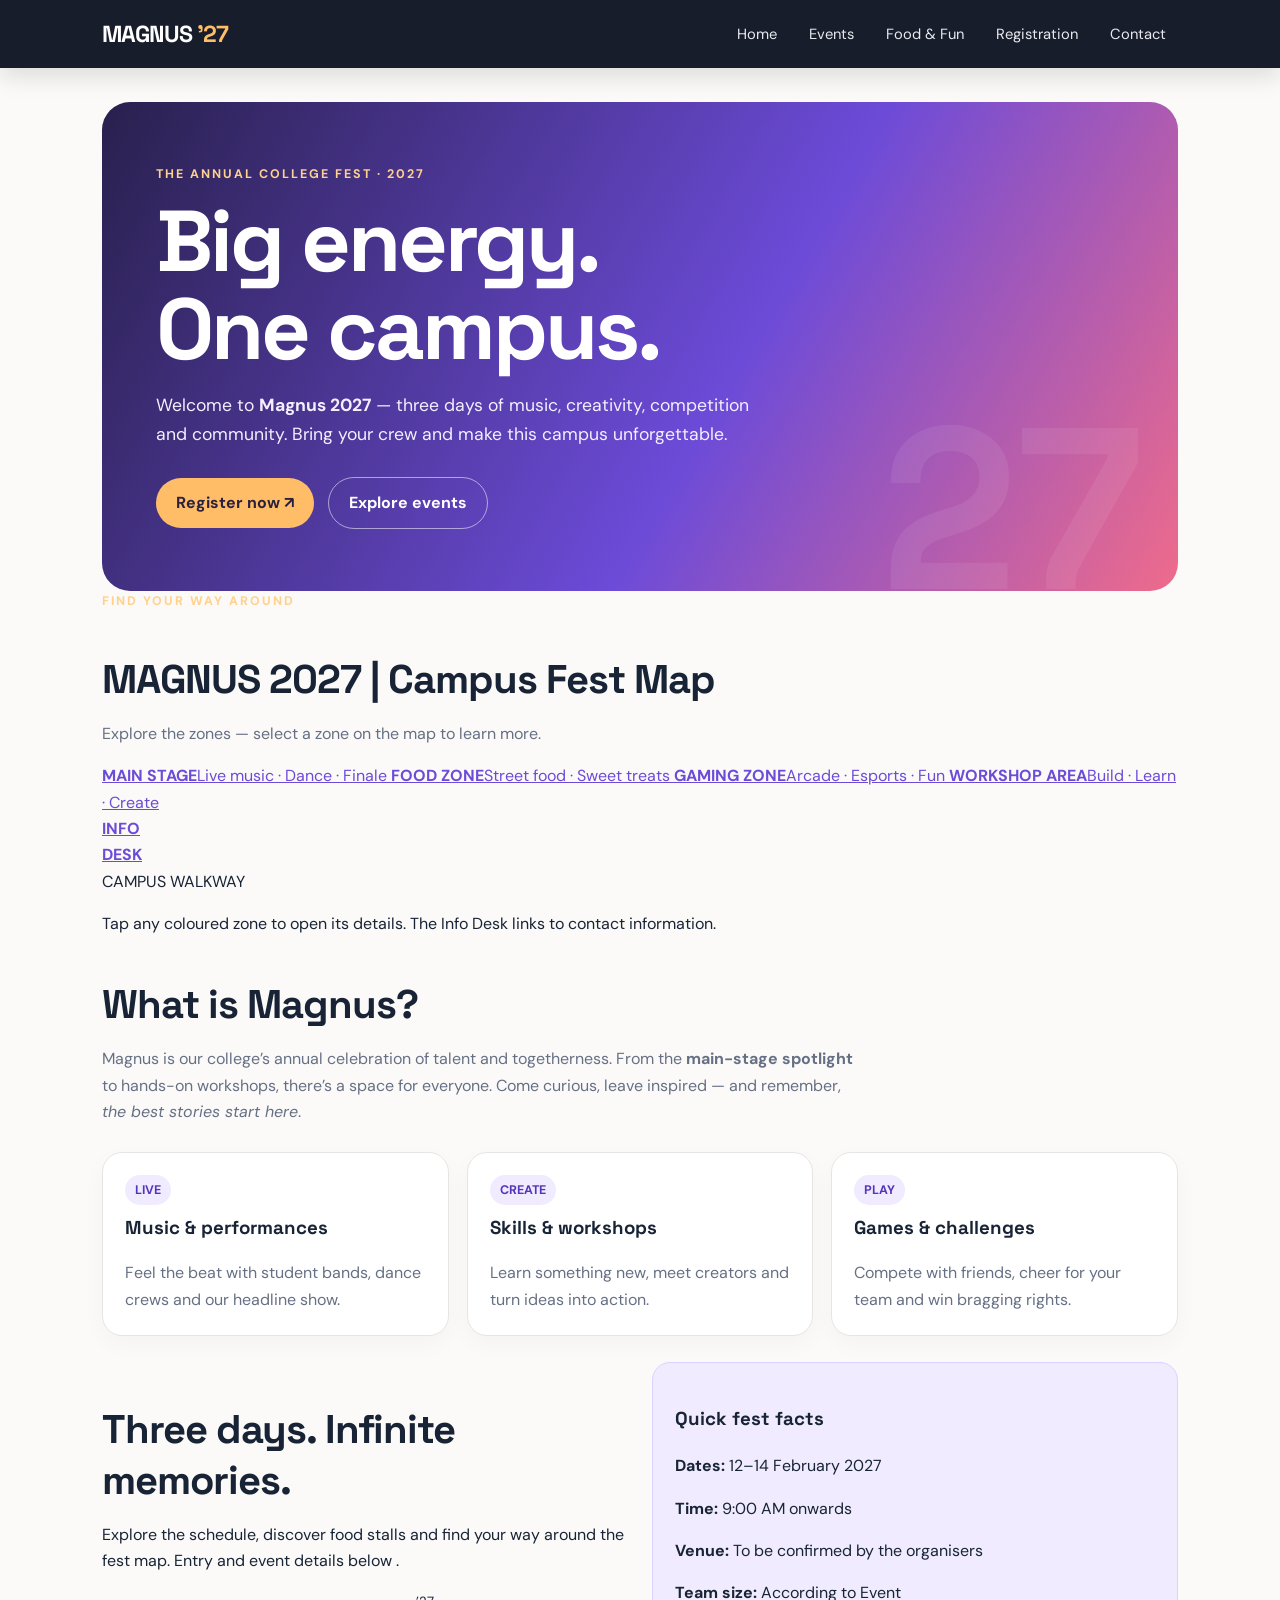
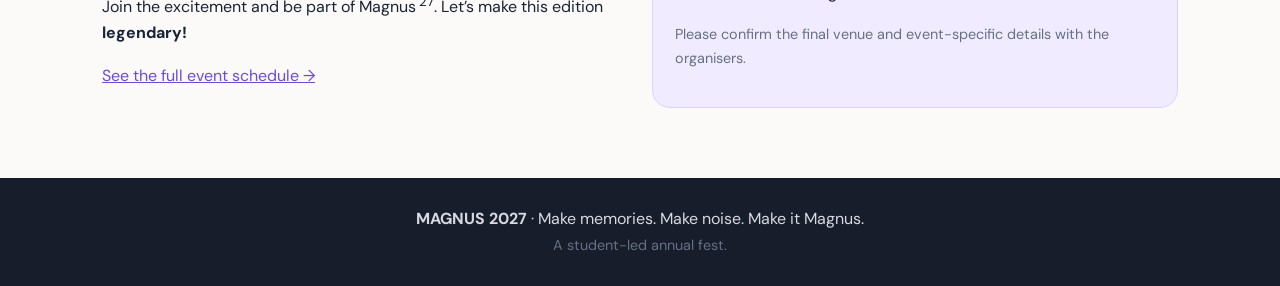
<file: index.html>
<!DOCTYPE html>
<html lang="en">
    <head><meta charset="UTF-8"><meta name="viewport" content="width=device-width, initial-scale=1.0">
        <meta name="description" content="Magnus 2027 — the annual college fest. Explore events, food, clubs and register.">
        <link rel="stylesheet" href="style.css"><title>Magnus 2027 | Home</title>
    </head>
    <body>
        <header>
            <div class="nav-wrap">
                <a class="brand" href="index.html">MAGNUS
                    <span>’27</span></a>
                    <nav class="nav" aria-label="Main navigation">
<a href="index.html">Home</a>
<a href="events.html">Events</a>
<a href="food-fun.html">Food &amp; Fun</a>
<a href="registration.html">Registration</a>
<a href="contact.html">Contact</a>
</nav></div></header>
<main>
<section class="hero">
    <div class="eyebrow">The annual college fest · 2027</div>
    <h1>Big energy.<br>One campus.</h1>
    <p>Welcome to <strong>Magnus 2027</strong> — three days of music, creativity, competition and community. Bring your crew and make this campus unforgettable.
    </p><a class="btn" href="registration.html">Register now ↗</a>
    <a class="btn secondary" href="events.html">Explore events</a></section>

<section class="map-section" aria-labelledby="campus-map-title">
  <div class="map-heading">
    <div>
      <div class="eyebrow">Find your way around</div>
      <h2 id="campus-map-title">MAGNUS 2027 | Campus Fest Map</h2>
      <p class="lead">Explore the zones — select a zone on the map to learn more.</p>
    </div>
  </div>
  <div class="campus-board" aria-label="Interactive Magnus campus fest map">
    <div class="map-lane map-lane-vertical" aria-hidden="true"></div>
    <div class="map-lane map-lane-horizontal" aria-hidden="true"></div>
    <div class="map-zones">
      <a class="map-zone zone-stage" href="food-fun.html#main-stage">
        <strong>MAIN STAGE</strong><span>Live music · Dance · Finale</span>
      </a>
      <a class="map-zone zone-food" href="food-fun.html#food-zone">
        <strong>FOOD ZONE</strong><span>Street food · Sweet treats</span>
      </a>
      <a class="map-zone zone-gaming" href="food-fun.html#gaming-zone">
        <strong>GAMING ZONE</strong><span>Arcade · Esports · Fun</span>
      </a>
      <a class="map-zone zone-workshop" href="food-fun.html#workshop-area">
        <strong>WORKSHOP AREA</strong><span>Build · Learn · Create</span>
      </a>
    </div>
    <a class="info-desk" href="contact.html" aria-label="Open contact and information desk">
      <strong>INFO<br>DESK</strong>
    </a>
    <div class="walkway-label" aria-hidden="true">CAMPUS WALKWAY</div>
  </div>
  <p class="map-hint">Tap any coloured zone to open its details. The Info Desk links to contact information.</p>
</section>

<section>
    <h2>What is Magnus?</h2>
    <p class="lead">Magnus is our college’s annual celebration of talent and togetherness. From the 
        <b>main-stage spotlight</b> to hands-on workshops, there’s a space for everyone. Come curious, leave inspired — and remember, 
        <i>the best stories start here</i>.</p>
<div class="grid"><article class="card"><span class="tag">LIVE</span>
    <h3>Music &amp; performances</h3>
    <p>Feel the beat with student bands, dance crews and our headline show.</p>
</article><article class="card"><span class="tag">CREATE</span>
    <h3>Skills &amp; workshops</h3>
    <p>Learn something new, meet creators and turn ideas into action.</p>
</article><article class="card"><span class="tag">PLAY</span>
    <h3>Games &amp; challenges</h3>
    <p>Compete with friends, cheer for your team and win bragging rights.</p>
</article></div></section>
<section class="two-col"><div>
    <h2>Three days. Infinite memories.</h2>
    <p>Explore the schedule, discover food stalls and find your way around the fest map. Entry and event details below .</p>
    <p>Join the excitement and be part of Magnus<sup>’27</sup>. Let’s make this edition <b>legendary!</b>
    </p><a href="events.html">See the full event schedule →</a></div>
    <div class="panel"><h3>Quick fest facts</h3><p>
        <b>Dates:</b> 12–14 February 2027</p>
        <p><b>Time:</b> 9:00 AM onwards</p>
        <p><b>Venue:</b> To be confirmed by the organisers</p>
        <p><b>Team size:</b> According to Event</p>
        <p class="small">Please confirm the final venue and event-specific details with the organisers.</p></div></section>
</main><footer><strong>MAGNUS 2027</strong> · Make memories. Make noise. Make it Magnus.<br>
    <span class="small">A student-led annual fest.</span>
</footer></body></html>
</file>
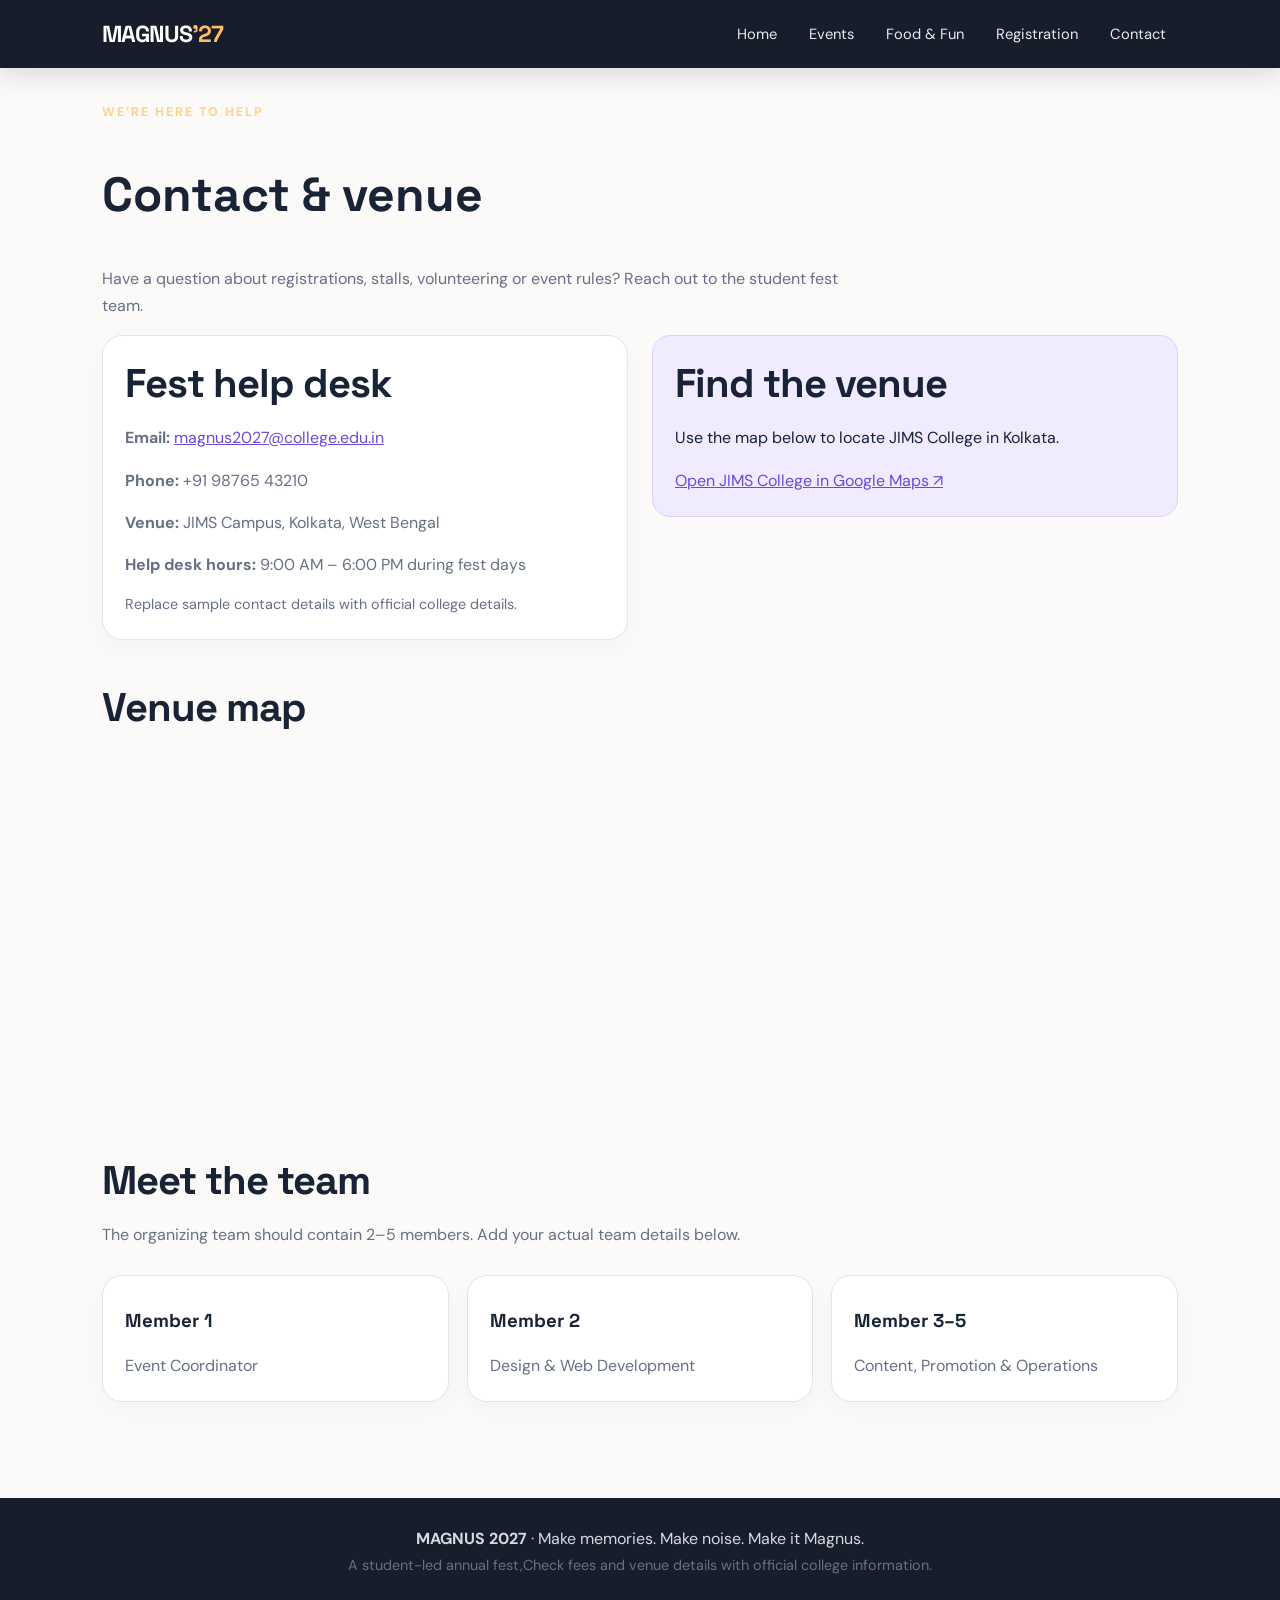
<file: contact.html>
<!DOCTYPE html>
<html lang="en"><head>
    <meta charset="UTF-8">
    <meta name="viewport" content="width=device-width, initial-scale=1.0">
    <meta name="description" content="Magnus 2027 — the annual college fest. Explore events, food, clubs and register.">
    <link rel="stylesheet" href="style.css">
    <title>Magnus 2027 | Contact</title>
</head>
<body>
    <header>
        <div class="nav-wrap">
            <a class="brand" href="index.html">MAGNUS<span>’27</span></a>
            <nav class="nav" aria-label="Main navigation">
                <a href="index.html">Home</a>
                <a href="events.html">Events</a>
                <a href="food-fun.html">Food &amp; Fun</a>
                <a href="registration.html">Registration</a>
                <a href="contact.html">Contact</a>
            </nav>
        </div>
    </header>
    <main>
        <div class="eyebrow">We’re here to help</div>
        <h1 style="font-family:'Space Grotesk';font-size:3rem">Contact &amp; venue</h1>
        <p class="lead">Have a question about registrations, stalls, volunteering or event rules? Reach out to the student fest team.</p>

        <div class="two-col">
            <section class="card">
                <h2 style="margin-top:0">Fest help desk</h2>
                <p><b>Email:</b> <a href="mailto:magnus2027@college.edu.in">magnus2027@college.edu.in</a></p>
                <p><b>Phone:</b> +91 98765 43210</p>
                <p><b>Venue:</b> JIMS Campus, Kolkata, West Bengal</p>
                <p><b>Help desk hours:</b> 9:00 AM – 6:00 PM during fest days</p>
                <p class="small">Replace sample contact details with official college details.</p>
            </section>

            <section class="panel">
                <h2 style="margin-top:0">Find the venue</h2>
                <p>Use the map below to locate JIMS College in Kolkata.</p>
                <a href="https://www.google.com/maps/search/?api=1&query=JIMS+College+Kolkata" target="_blank" rel="noopener">Open JIMS College in Google Maps ↗</a>
            </section>
        </div>
<h2>Venue map</h2><iframe class="map-frame" title="Map showing JIMS College in Kolkata" src="https://www.google.com/maps?q=JIMS%20College%20Kolkata&output=embed" loading="lazy" referrerpolicy="no-referrer-when-downgrade" allowfullscreen></iframe>
<h2>Meet the team</h2><p class="lead">The organizing team should contain 2–5 members. Add your actual team details below.</p>
<div class="grid"><article class="card">
    <h3>Member 1</h3><p>Event Coordinator</p>
</article><article class="card"><h3>Member 2</h3><p>Design &amp; Web Development</p>
</article><article class="card"><h3>Member 3–5</h3><p>Content, Promotion &amp; Operations</p></article>
</div>
</main><footer><strong>MAGNUS 2027</strong> · Make memories. Make noise. Make it Magnus.<br>
    <span class="small">A student-led annual fest,Check fees and venue details with official college information.</span></footer></body></html>
</file>
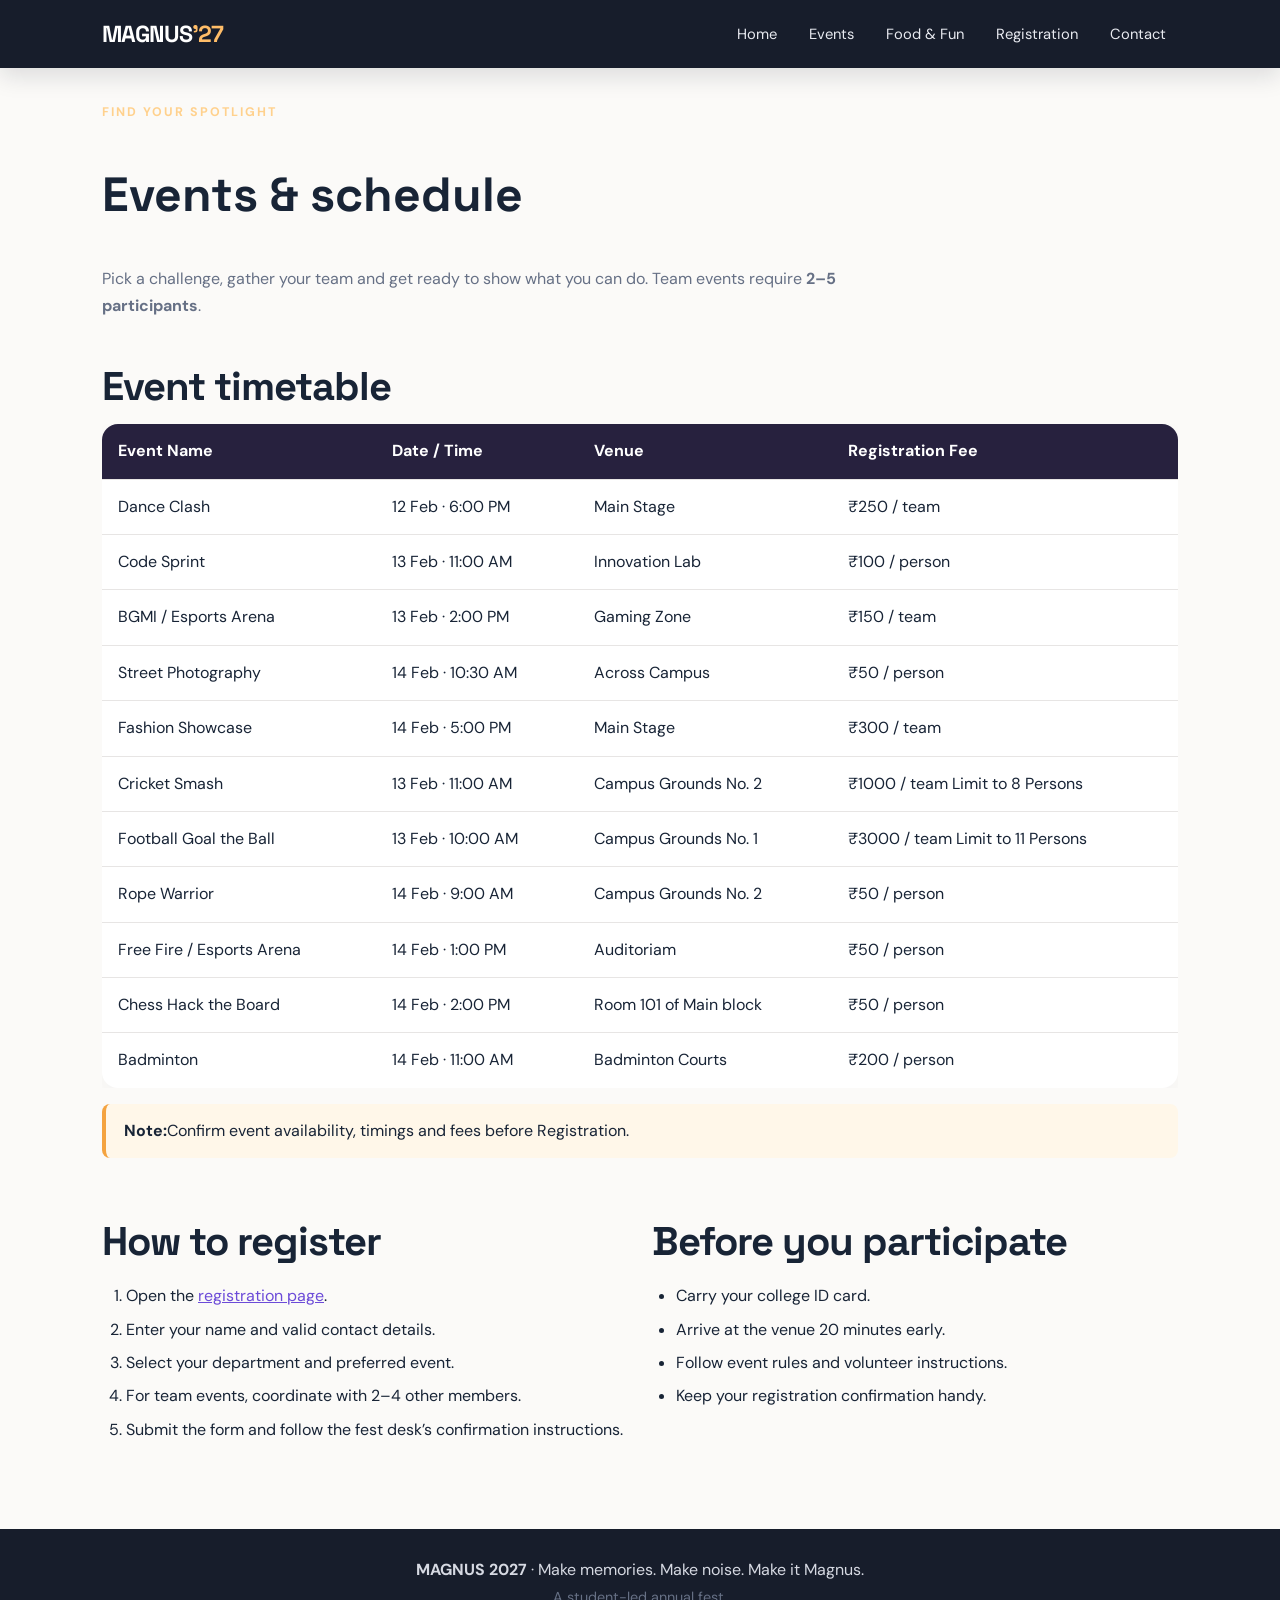
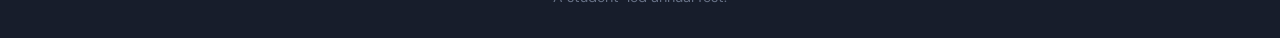
<file: events.html>
<!DOCTYPE html>
<html lang="en"><head><meta charset="UTF-8">
    <meta name="viewport" content="width=device-width, initial-scale=1.0">
    <meta name="description" content="Magnus 2027 — the annual college fest. Explore events, food, clubs and register.">
    <link rel="stylesheet" href="style.css">
    <title>Magnus 2027 | Events</title>
</head>
<body>
    <header>
        <div class="nav-wrap">
            <a class="brand" href="index.html">MAGNUS<span>’27</span></a>
            <nav class="nav" aria-label="Main navigation">
                <a href="index.html">Home</a>
                <a href="events.html">Events</a>
                <a href="food-fun.html">Food &amp; Fun</a>
                <a href="registration.html">Registration</a>
                <a href="contact.html">Contact</a>
            </nav>
        </div>
    </header>
    <main>
        <div class="eyebrow">Find your spotlight</div>
        <h1 style="font-family:'Space Grotesk';font-size:3rem">Events &amp; schedule</h1>
        <p class="lead">Pick a challenge, gather your team and get ready to show what you can do. Team events require <b>2–5 participants</b>.</p>

        <h2>Event timetable</h2>
        <div style="overflow-x:auto">
            <table>
                <thead>
                    <tr>
                        <th>Event Name</th>
                        <th>Date / Time</th>
                        <th>Venue</th>
                        <th>Registration Fee</th>
                    </tr>
                </thead>
                <tbody>
<tr><td>Dance Clash</td><td>12 Feb · 6:00 PM</td><td>Main Stage</td><td>₹250 / team</td></tr>
<tr><td>Code Sprint</td><td>13 Feb · 11:00 AM</td><td>Innovation Lab</td><td>₹100 / person</td></tr>
<tr><td>BGMI / Esports Arena</td><td>13 Feb · 2:00 PM</td><td>Gaming Zone</td><td>₹150 / team</td></tr>
<tr><td>Street Photography</td><td>14 Feb · 10:30 AM</td><td>Across Campus</td><td>₹50 / person</td></tr>
<tr><td>Fashion Showcase</td><td>14 Feb · 5:00 PM</td><td>Main Stage</td><td>₹300 / team</td></tr>
<tr><td>Cricket Smash</td><td>13 Feb · 11:00 AM</td><td>Campus Grounds No. 2</td><td>₹1000 / team Limit to 8 Persons</td></tr>
<tr><td>Football Goal the Ball</td><td>13 Feb · 10:00 AM</td><td>Campus Grounds No. 1</td><td>₹3000 / team Limit to 11 Persons</td></tr>
<tr><td>Rope Warrior</td><td>14 Feb · 9:00 AM</td><td>Campus Grounds No. 2</td><td>₹50 / person</td></tr>
<tr><td>Free Fire / Esports Arena</td><td>14 Feb · 1:00 PM</td><td>Auditoriam</td><td>₹50 / person</td></tr>
<tr><td>Chess Hack the Board</td><td>14 Feb · 2:00 PM</td><td>Room 101 of Main block</td><td>₹50 / person</td></tr>
<tr><td>Badminton</td><td>14 Feb · 11:00 AM</td><td>Badminton Courts</td><td>₹200 / person</td></tr>
</tbody></table></div>
<p class="notice">
    <b>Note:</b>Confirm event availability, timings and fees before Registration.</p>
<div class="two-col"><section><h2>How to register</h2><ol><li>Open the 
    <a href="registration.html">registration page</a>.
</li><li>Enter your name and valid contact details.</li>
<li>Select your department and preferred event.</li>
<li>For team events, coordinate with 2–4 other members.</li>
<li>Submit the form and follow the fest desk’s confirmation instructions.</li>
</ol></section><section><h2>Before you participate</h2><ul><li>Carry your college ID card.</li>
    <li>Arrive at the venue 20 minutes early.</li>
    <li>Follow event rules and volunteer instructions.</li>
    <li>Keep your registration confirmation handy.</li></ul></section></div>
</main><footer><strong>MAGNUS 2027</strong> · Make memories. Make noise. Make it Magnus.<br>
    <span class="small">A student-led annual fest.</span></footer></body></html>
</file>
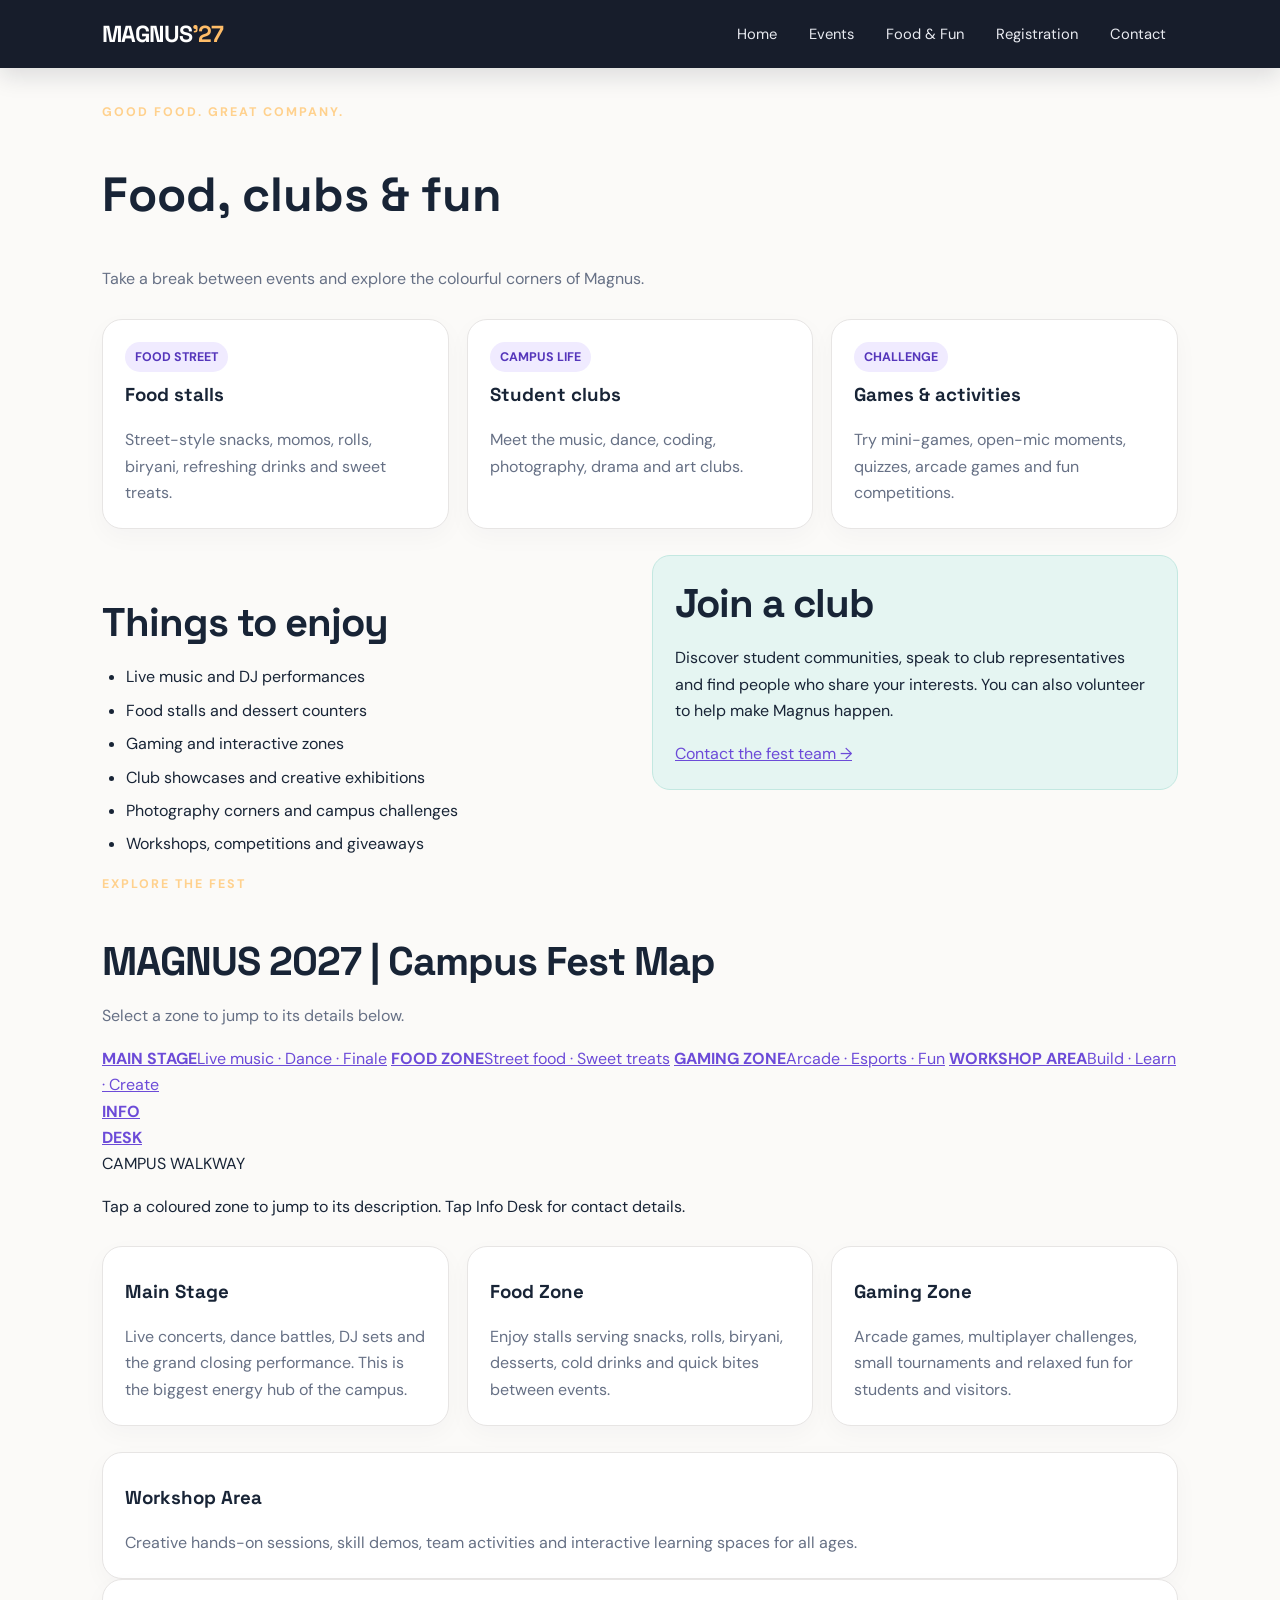
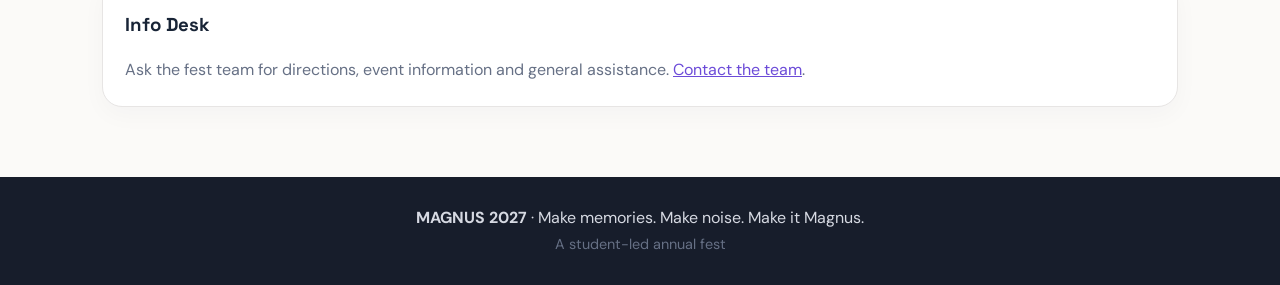
<file: food-fun.html>
<!DOCTYPE html>
<html lang="en"><head><meta charset="UTF-8">
    <meta name="viewport" content="width=device-width, initial-scale=1.0">
    <meta name="description" content="Magnus 2027 — the annual college fest. Explore events, food, clubs and register.">
    <link rel="stylesheet" href="style.css"><title>Magnus 2027 | Food & Fun</title>
</head>
<body>
    <header>
        <div class="nav-wrap">
            <a class="brand" href="index.html">MAGNUS<span>’27</span>
            </a><nav class="nav" aria-label="Main navigation">
<a href="index.html">Home</a>
<a href="events.html">Events</a>
<a href="food-fun.html">Food &amp; Fun</a>
<a href="registration.html">Registration</a>
<a href="contact.html">Contact</a>
</nav></div></header><main>
<div class="eyebrow">Good food. Great company.</div>
<h1 style="font-family:'Space Grotesk';font-size:3rem">Food, clubs &amp; fun</h1>
<p class="lead">Take a break between events and explore the colourful corners of Magnus.</p>
<div class="grid"><article class="card">
    <span class="tag">FOOD STREET</span>
    <h3>Food stalls</h3>
    <p>Street-style snacks, momos, rolls, biryani, refreshing drinks and sweet treats.</p>
</article><article class="card">
    <span class="tag">CAMPUS LIFE</span>
    <h3>Student clubs</h3>
    <p>Meet the music, dance, coding, photography, drama and art clubs.</p>
</article><article class="card">
    <span class="tag">CHALLENGE</span>
    <h3>Games &amp; activities</h3>
    <p>Try mini-games, open-mic moments, quizzes, arcade games and fun competitions.</p>
</article></div>
<div class="two-col">
    <section><h2>Things to enjoy</h2>
        <ul><li>Live music and DJ performances</li>
            <li>Food stalls and dessert counters</li>
            <li>Gaming and interactive zones</li>
            <li>Club showcases and creative exhibitions</li>
            <li>Photography corners and campus challenges</li>
            <li>Workshops, competitions and giveaways</li>
        </ul>
    </section>
    <section class="panel teal">
        <h2 style="margin-top:0">Join a club</h2>
        <p>Discover student communities, speak to club representatives and find people who share your interests. You can also volunteer to help make Magnus happen.</p>
        <a href="contact.html">Contact the fest team →</a>
    </section>
</div>

<section class="map-section" aria-labelledby="food-map-title">
  <div class="eyebrow">Explore the fest</div>
  <h2 id="food-map-title">MAGNUS 2027 | Campus Fest Map</h2>
  <p class="lead">Select a zone to jump to its details below.</p>
  <div class="campus-board" aria-label="Interactive Magnus campus fest map">
    <div class="map-lane map-lane-vertical" aria-hidden="true"></div>
    <div class="map-lane map-lane-horizontal" aria-hidden="true"></div>
    <div class="map-zones">
      <a class="map-zone zone-stage" href="#main-stage"><strong>MAIN STAGE</strong><span>Live music · Dance · Finale</span></a>
      <a class="map-zone zone-food" href="#food-zone"><strong>FOOD ZONE</strong><span>Street food · Sweet treats</span></a>
      <a class="map-zone zone-gaming" href="#gaming-zone"><strong>GAMING ZONE</strong><span>Arcade · Esports · Fun</span></a>
      <a class="map-zone zone-workshop" href="#workshop-area"><strong>WORKSHOP AREA</strong><span>Build · Learn · Create</span></a>
    </div>
    <a class="info-desk" href="contact.html" aria-label="Open contact and information desk"><strong>INFO<br>DESK</strong></a>
    <div class="walkway-label" aria-hidden="true">CAMPUS WALKWAY</div>
  </div>
  <p class="map-hint">Tap a coloured zone to jump to its description. Tap Info Desk for contact details.</p>
</section>
<div class="grid"><article class="card" id="main-stage"><h3>Main Stage</h3>
    <p>Live concerts, dance battles, DJ sets and the grand closing performance. This is the biggest energy hub of the campus.</p>
</article><article class="card" id="food-zone"><h3>Food Zone</h3>
    <p>Enjoy stalls serving snacks, rolls, biryani, desserts, cold drinks and quick bites between events.</p>
</article><article class="card" id="gaming-zone">
    <h3>Gaming Zone</h3><p>Arcade games, multiplayer challenges, small tournaments and relaxed fun for students and visitors.</p></article></div>
<article class="card" id="workshop-area">
    <h3>Workshop Area</h3>
    <p>Creative hands-on sessions, skill demos, team activities and interactive learning spaces for all ages.</p></article>
<article class="card" id="info-desk"><h3>Info Desk</h3><p>Ask the fest team for directions, event information and general assistance. <a href="contact.html">Contact the team</a>.</p></article>
</main><footer><strong>MAGNUS 2027</strong> · Make memories. Make noise. Make it Magnus.<br>
    <span class="small">A student-led annual fest </span></footer></body></html>
</file>
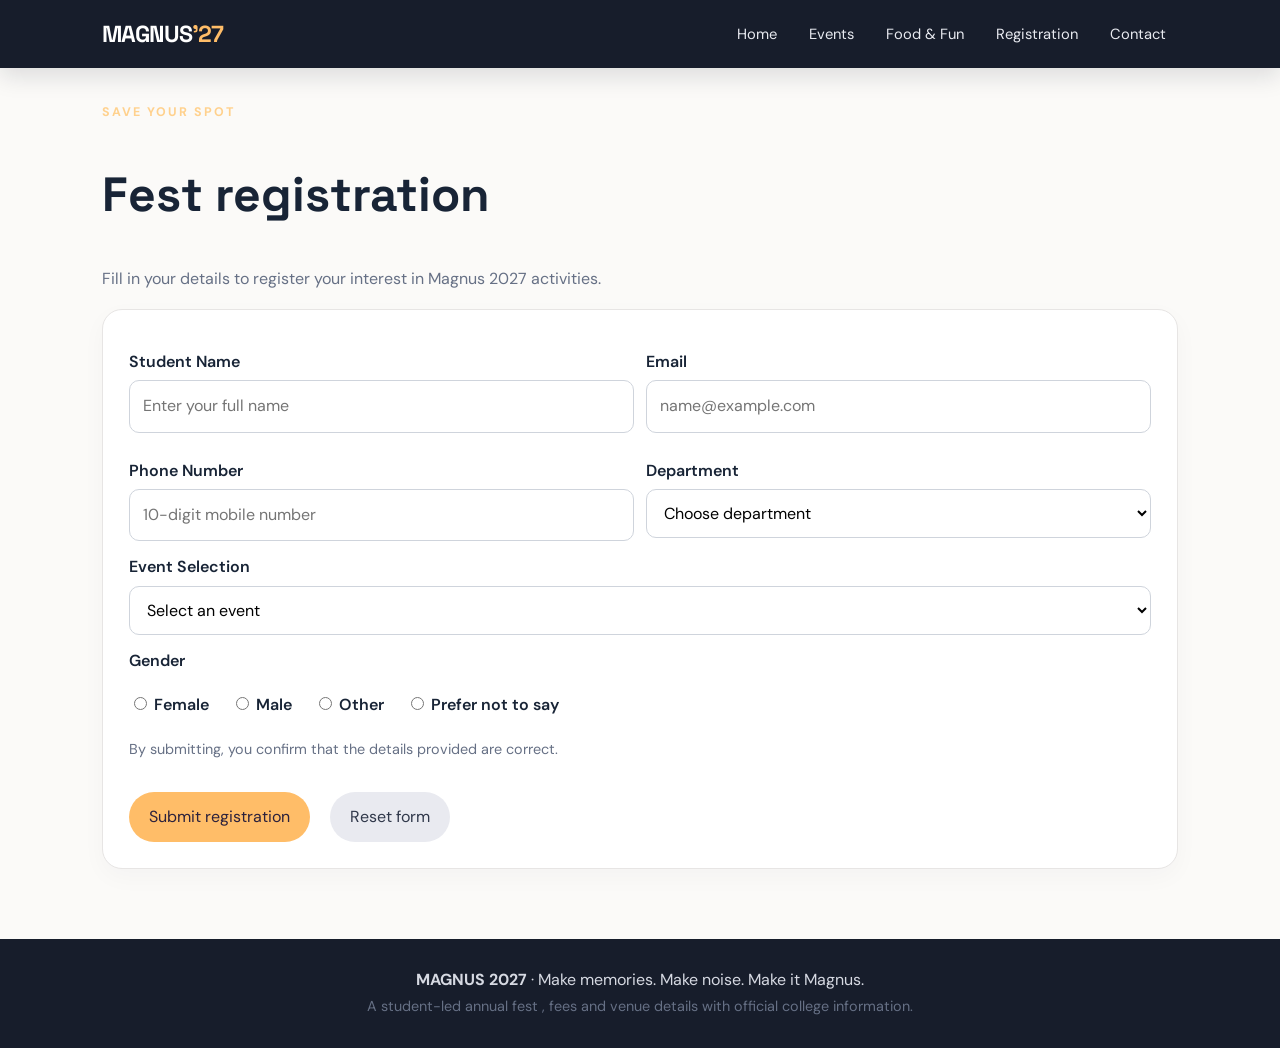
<file: registration.html>
<!DOCTYPE html>
<html lang="en"><head><meta charset="UTF-8">
    <meta name="viewport" content="width=device-width, initial-scale=1.0">
    <meta name="description" content="Magnus 2027 — the annual college fest. Explore events, food, clubs and register.">
    <link rel="stylesheet" href="style.css">
    <title>Magnus 2027 | Registration</title></head>
    <body><header>
        <div class="nav-wrap">
            <a class="brand" href="index.html">MAGNUS<span>’27</span>
            </a><nav class="nav" aria-label="Main navigation">
<a href="index.html">Home</a>
<a href="events.html">Events</a>
<a href="food-fun.html">Food &amp; Fun</a>
<a href="registration.html">Registration</a><a href="contact.html">Contact</a>
</nav></div></header><main>
<div class="eyebrow">Save your spot</div>
<h1 style="font-family:'Space Grotesk';font-size:3rem">Fest registration</h1>
<p class="lead">Fill in your details to register your interest in Magnus 2027 activities.</p>
<form action="#" method="get">
<div class="form-grid"><div>
    <label for="student">Student Name</label>
    <input id="student" name="student_name" type="text" placeholder="Enter your full name" required></div>
<div><label for="email">Email</label>
    <input id="email" name="email" type="email" placeholder="name@example.com" required></div>
<div><label for="phone">Phone Number</label>
    <input id="phone" name="phone" type="tel" inputmode="numeric" minlength="10" maxlength="10" pattern="[0-9]{10}" placeholder="10-digit mobile number" required oninput="this.value=this.value.replace(/\D/g,'').slice(0,10)"></div>
<div><label for="department">Department</label>
    <select id="department" name="department" required>
        <option value="">Choose department</option><option>Computer Science Engineering</option>
        <option>Cyber Security</option>
        <option>Information Technology</option>
        <option>Electronics</option>
        <option>Civil Engineering</option><option>Other</option></select></div></div>
<label for="event">Event Selection</label>
<select id="event" name="event" required>
    <option value="">Select an event</option>
    <option>Battle of Bands</option>
    <option>Dance Clash</option>
    <option>Code Sprint</option>
    <option>BGMI / Esports Arena</option>
    <option>Street Photography</option>
    <option>Fashion Showcase</option>
    <option>Cricket Smash</option>
    <option>Football Goal the Ball</option>
    <option>Rope Warrior</option>
    <option>Free Fire / Esports Arena</option>
    <option>Chess Hack the Board</option>
    <option>Badminton</option>
</select>
<label>Gender</label>
<div style="display:flex;gap:22px;flex-wrap:wrap">
    <label>
        <input type="radio" name="gender" value="female" style="width:auto"> Female
    </label>
    <label>
        <input type="radio" name="gender" value="male" style="width:auto"> Male
    </label>
    <label>
        <input type="radio" name="gender" value="other" style="width:auto"> Other
    </label>
    <label>
        <input type="radio" name="gender" value="prefer-not-to-say" style="width:auto"> Prefer not to say
    </label>
</div>
<p class="small">By submitting, you confirm that the details provided are correct.</p>
<div class="actions">
    <button class="btn" type="submit">Submit registration</button>
    <button class="btn" type="reset" style="background:#e9eaf0;color:#30384a">Reset form</button>
</div>
</form>
</main><footer><strong>MAGNUS 2027</strong> · Make memories. Make noise. Make it Magnus.<br><span class="small">A student-led annual fest , fees and venue details with official college information.</span></footer></body></html>
</file>
<file: style.css>
@import url('https://fonts.googleapis.com/css2?family=DM+Sans:wght@400;500;600;700&family=Space+Grotesk:wght@500;600;700&display=swap');
:root{--ink:#182436;--muted:#667085;--paper:#fbfaf8;--purple:#6c4bd8;--pink:#ef6b8b;--teal:#249b91;--gold:#f4a340;--line:#e7e5e4}
*{box-sizing:border-box}html{scroll-behavior:smooth}body{margin:0;background:var(--paper);color:var(--ink);font-family:'DM Sans',Arial,sans-serif;line-height:1.65}
a{color:var(--purple)}a:hover{color:#4325a5}img{max-width:100%;height:auto}
header{background:#171d2b;color:white;position:sticky;top:0;z-index:10;box-shadow:0 8px 25px #11182722}
.nav-wrap{max-width:1120px;margin:auto;padding:14px 22px;display:flex;align-items:center;justify-content:space-between;gap:18px}
.brand{font-family:'Space Grotesk',sans-serif;font-weight:700;font-size:1.45rem;color:white;text-decoration:none;letter-spacing:-1px}
.brand span{color:#ffbd68}.nav{display:flex;flex-wrap:wrap;gap:8px}.nav a{color:#e8eaf0;text-decoration:none;padding:8px 12px;border-radius:999px;font-size:.92rem}.nav a:hover,.nav a.active{background:#ffffff1c;color:white}
main{max-width:1120px;margin:auto;padding:34px 22px 70px}.hero{background:linear-gradient(120deg,#29204d 0%,#6c4bd8 58%,#ef6b8b 100%);color:white;border-radius:28px;padding:62px 54px;position:relative;overflow:hidden}
.hero:after{content:"27";position:absolute;right:35px;bottom:-65px;font:700 230px 'Space Grotesk';color:#ffffff13}
.eyebrow{text-transform:uppercase;letter-spacing:2px;font-size:.78rem;font-weight:700;color:#ffd18d}.hero h1{font:700 clamp(2.7rem,7vw,5.4rem)/1.02 'Space Grotesk',sans-serif;letter-spacing:-3px;margin:12px 0 18px;max-width:720px}.hero p{font-size:1.1rem;max-width:620px;color:#f3efff}
.btn{display:inline-block;background:#ffbd68;color:#2c213c;padding:12px 20px;border-radius:999px;text-decoration:none;font-weight:700;margin:10px 10px 0 0;border:0;cursor:pointer}.btn.secondary{background:transparent;color:white;border:1px solid #ffffff88}.btn:hover{transform:translateY(-1px);filter:brightness(1.04)}
.grid{display:grid;grid-template-columns:repeat(3,1fr);gap:18px;margin:26px 0}.card{background:white;border:1px solid var(--line);border-radius:20px;padding:22px;box-shadow:0 8px 25px #17203308}.card h3{font-family:'Space Grotesk';margin:8px 0}.card p{color:var(--muted);margin-bottom:0}.tag{display:inline-block;padding:5px 10px;border-radius:999px;background:#f0ebff;color:#5536bb;font-size:.78rem;font-weight:700}
h2{font:700 clamp(1.8rem,4vw,2.5rem) 'Space Grotesk';letter-spacing:-1px;margin:42px 0 12px}h3{font-family:'Space Grotesk'} .lead{color:var(--muted);max-width:760px}
table{width:100%;border-collapse:collapse;background:white;border-radius:16px;overflow:hidden;box-shadow:0 8px 25px #17203308}th,td{text-align:left;padding:14px 16px;border-bottom:1px solid var(--line)}th{background:#27213e;color:white}tr:last-child td{border-bottom:0}
ul,ol{padding-left:24px}li{margin:7px 0}.two-col{display:grid;grid-template-columns:1fr 1fr;gap:24px;align-items:start}
.panel{background:#f0ebff;border:1px solid #ddd2ff;padding:22px;border-radius:18px}.panel.teal{background:#e5f5f2;border-color:#c3e8e1}
form{background:white;padding:26px;border:1px solid var(--line);border-radius:20px;box-shadow:0 8px 25px #17203308}
label{display:block;font-weight:600;margin:13px 0 5px}input,select{width:100%;padding:12px 13px;border:1px solid #cfd4dc;border-radius:10px;font:inherit;background:#fff}input:focus,select:focus{outline:3px solid #6c4bd833;border-color:var(--purple)}.form-grid{display:grid;grid-template-columns:1fr 1fr;gap:12px}.actions{display:flex;gap:10px;margin-top:20px}.actions button{font:inherit}
.map-frame{width:100%;height:360px;border:0;border-radius:18px}.campus-map{border-radius:18px;border:1px solid var(--line);display:block;width:100%}
footer{background:#171d2b;color:#d6d9e2;padding:28px 22px;text-align:center}footer a{color:#ffbd68}
.small{font-size:.9rem;color:var(--muted)}.notice{background:#fff7e9;border-left:4px solid var(--gold);padding:14px 18px;border-radius:8px}
@media(max-width:760px){.nav-wrap{align-items:flex-start;flex-direction:column}.nav{gap:2px}.nav a{padding:7px 9px}.hero{padding:42px 25px}.hero:after{font-size:130px;right:12px}.grid,.two-col,.form-grid{grid-template-columns:1fr}table{font-size:.88rem}th,td{padding:10px 8px}main{padding-top:22px}}
</file>
